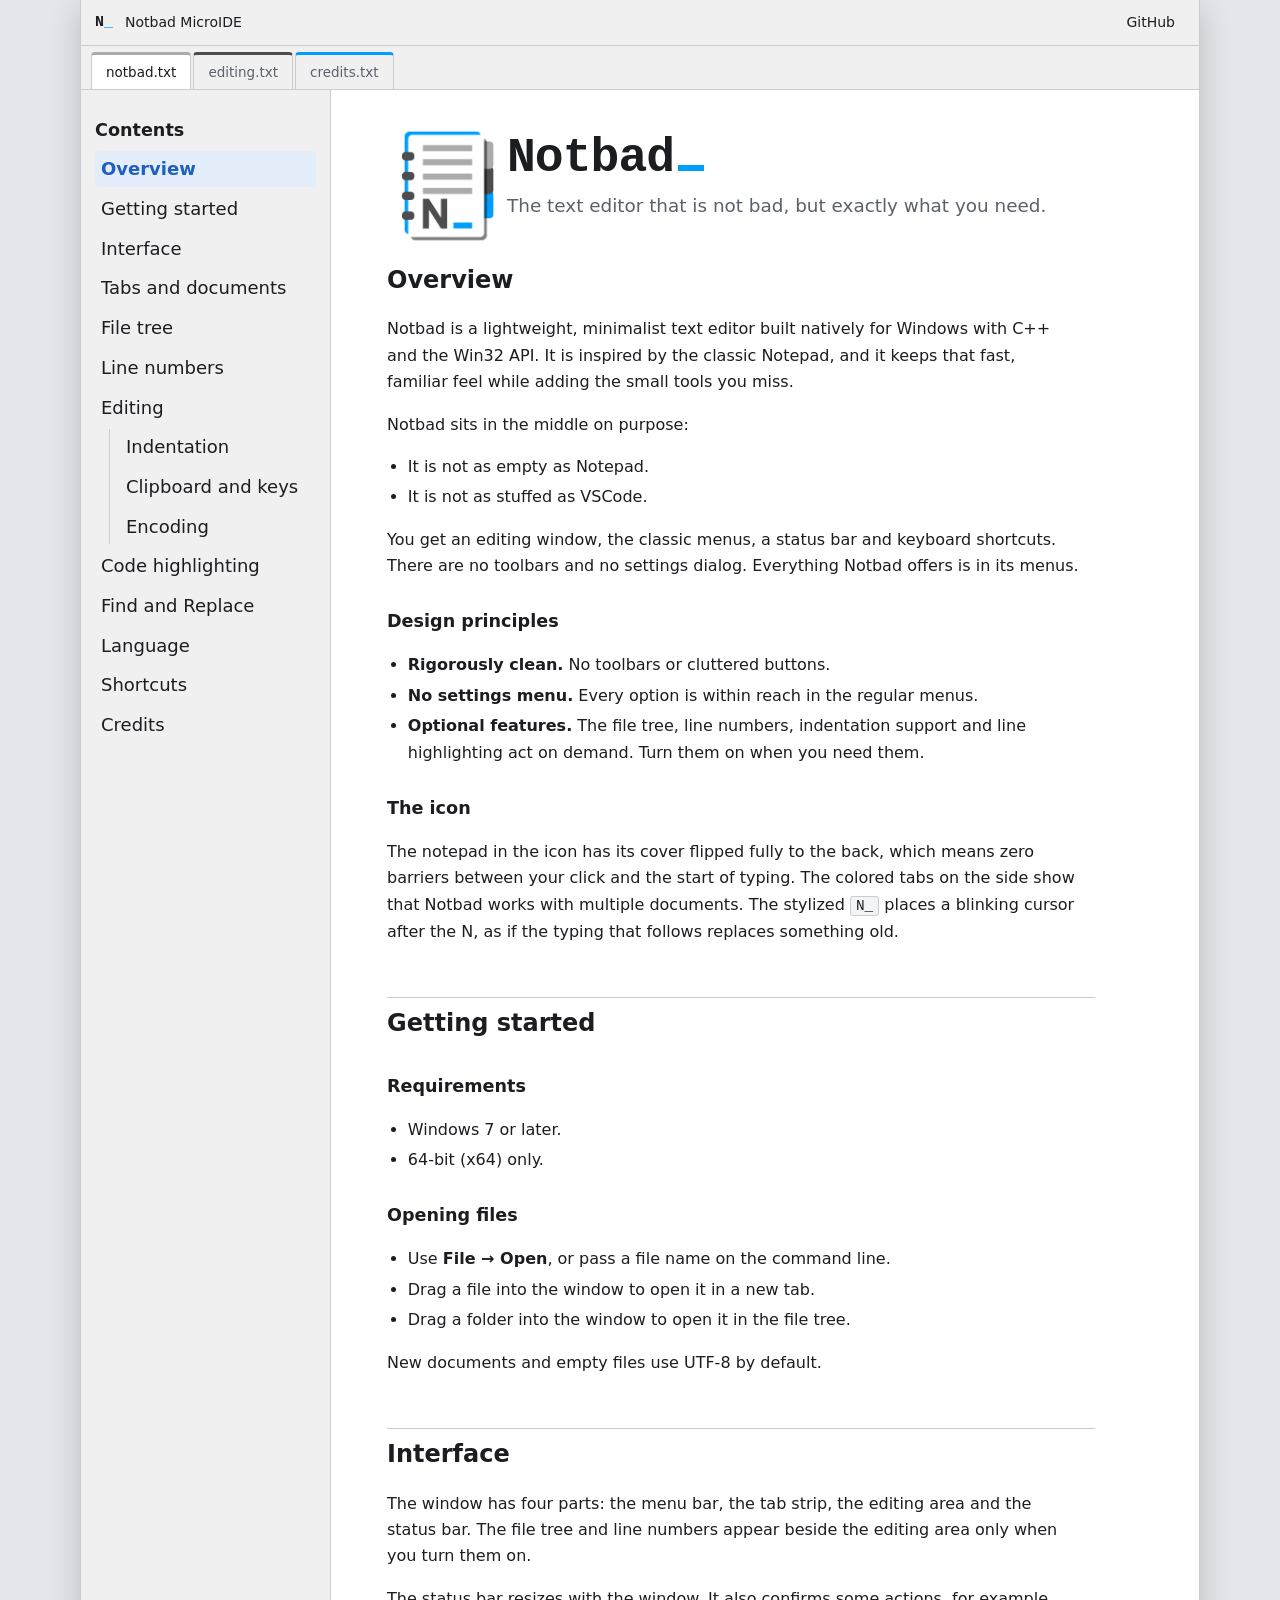
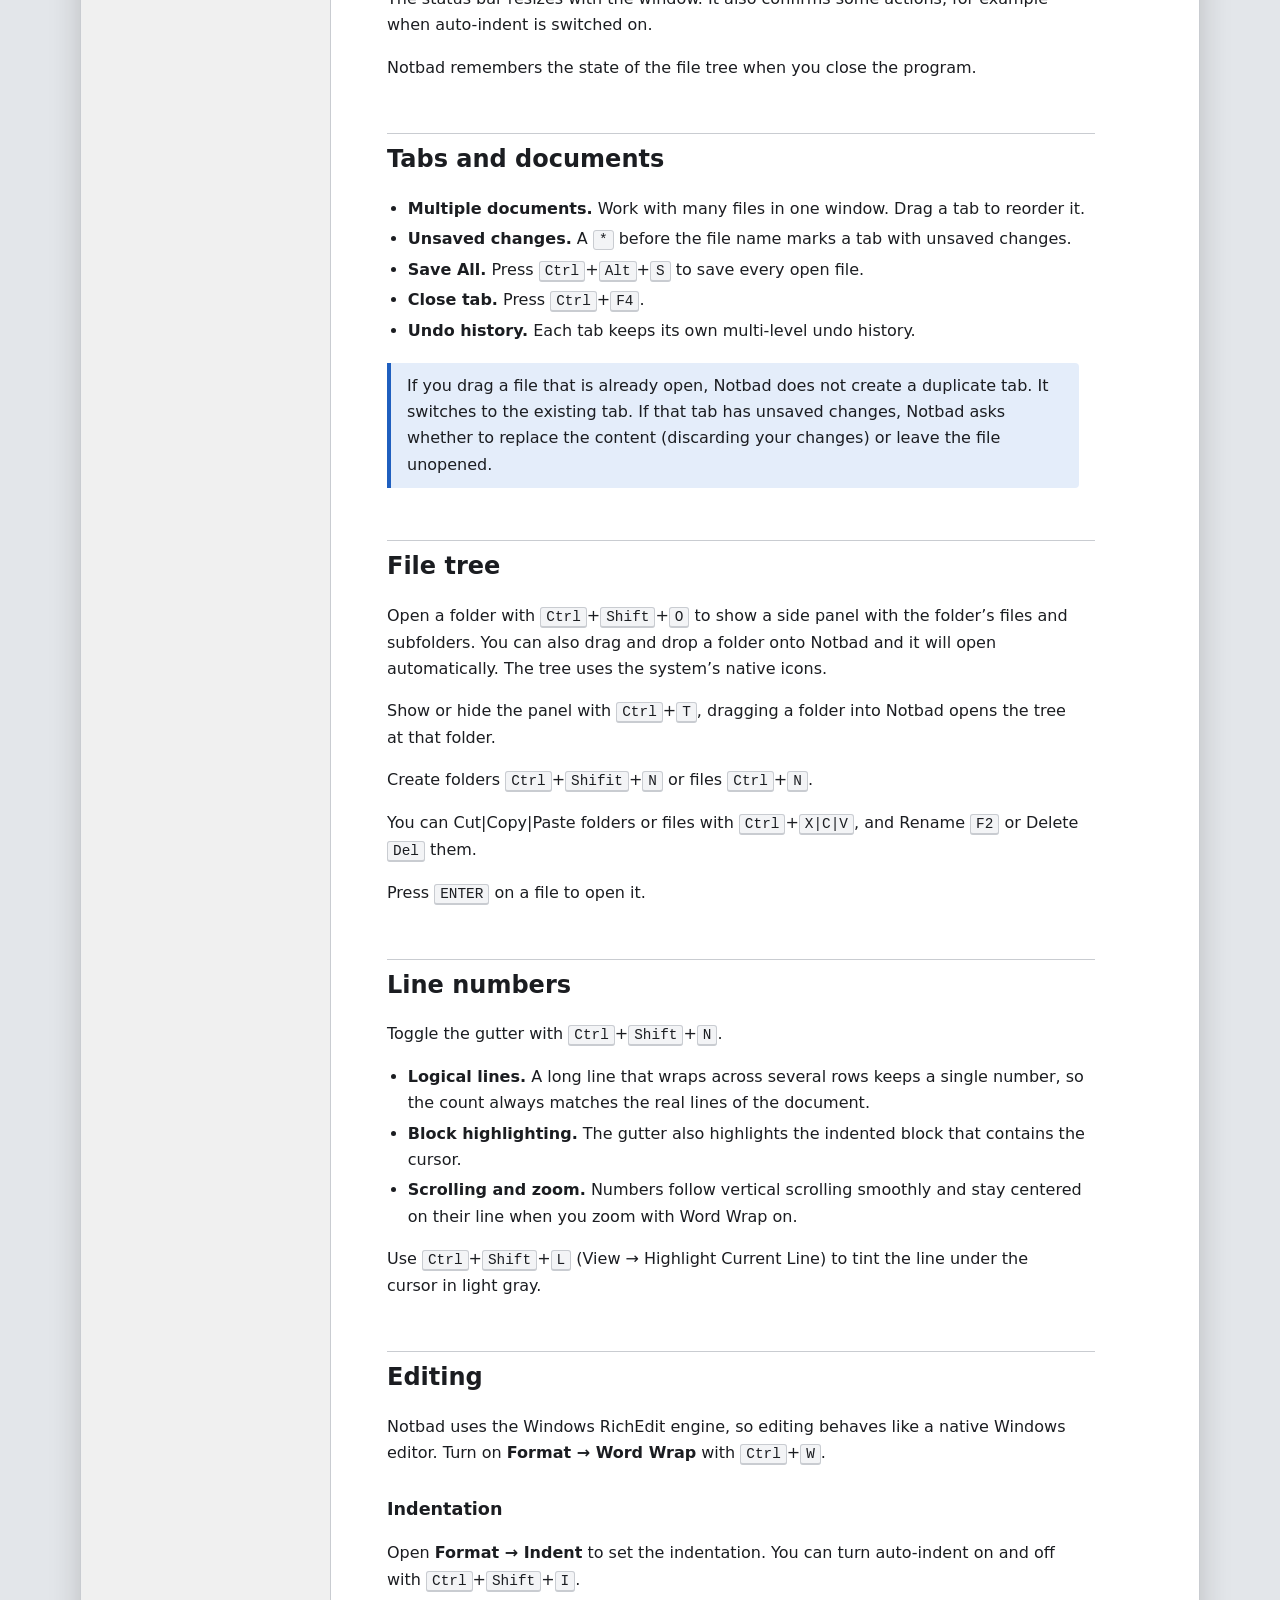
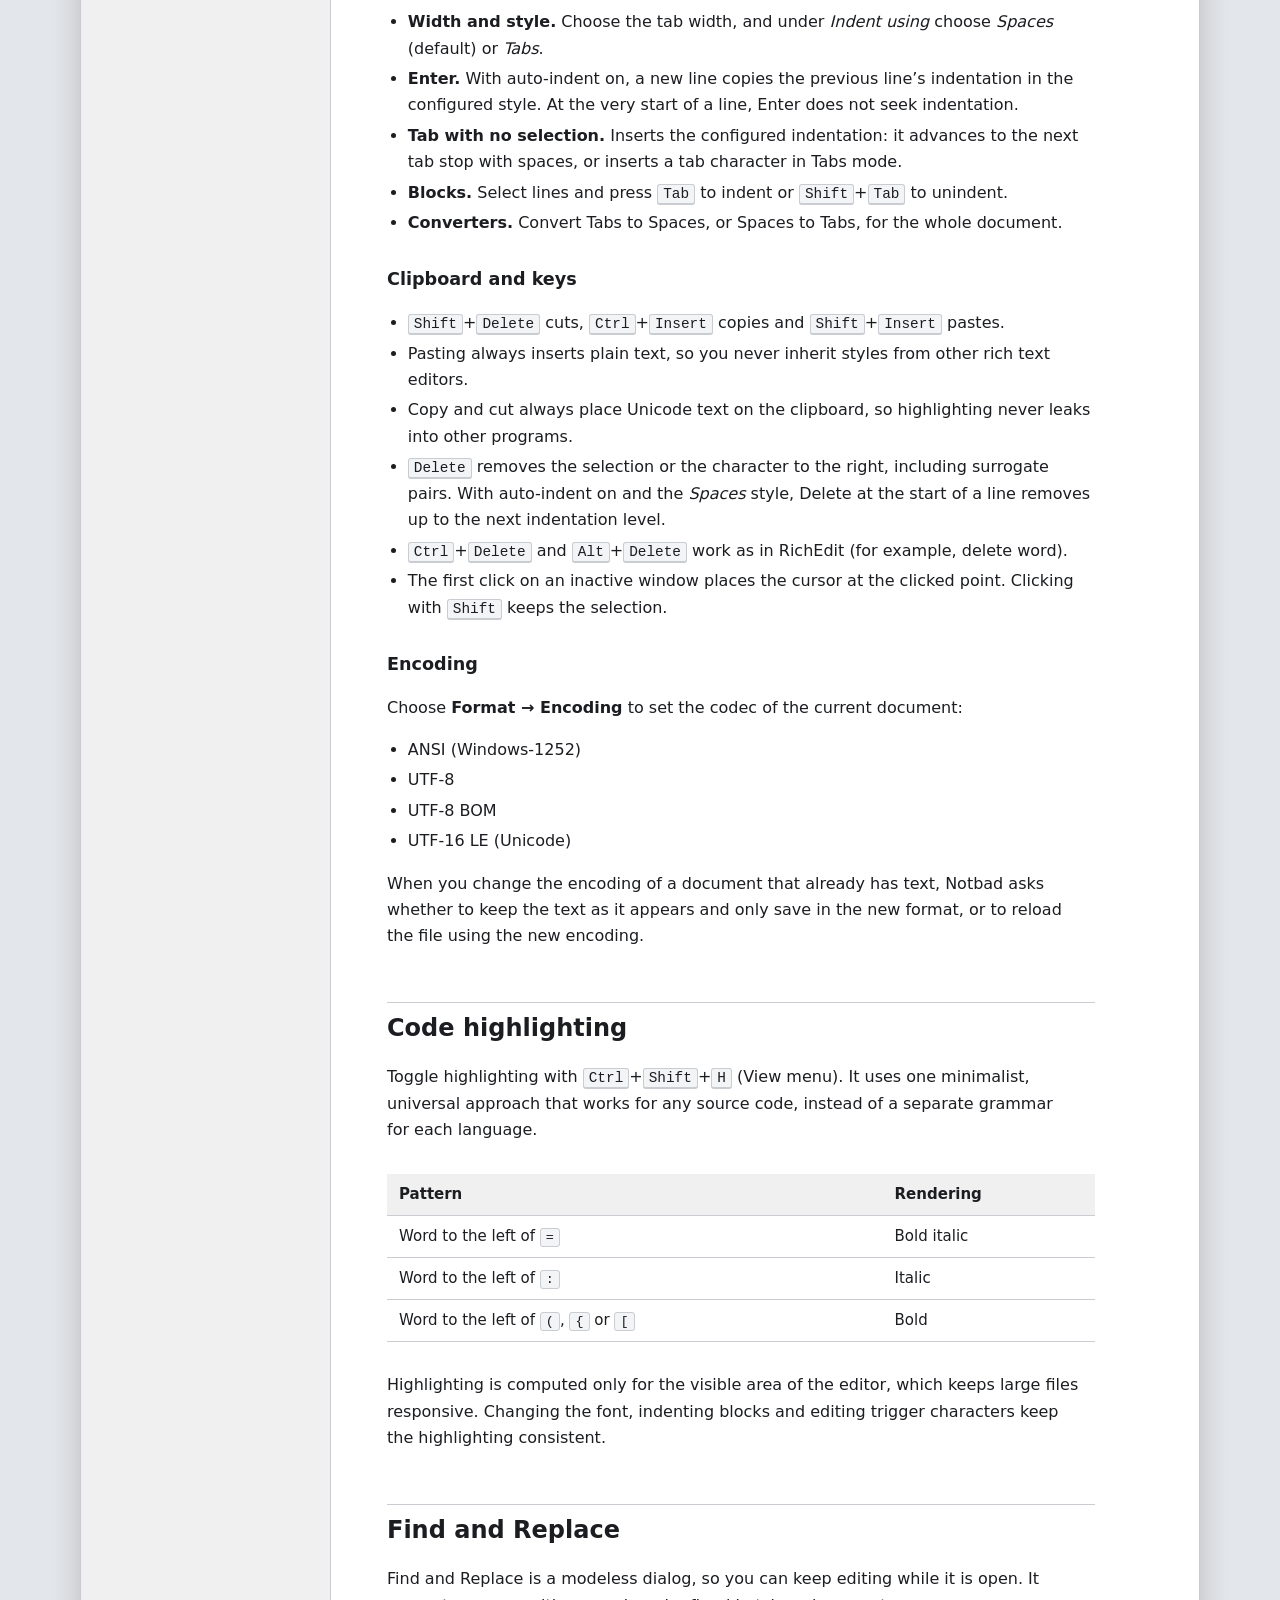
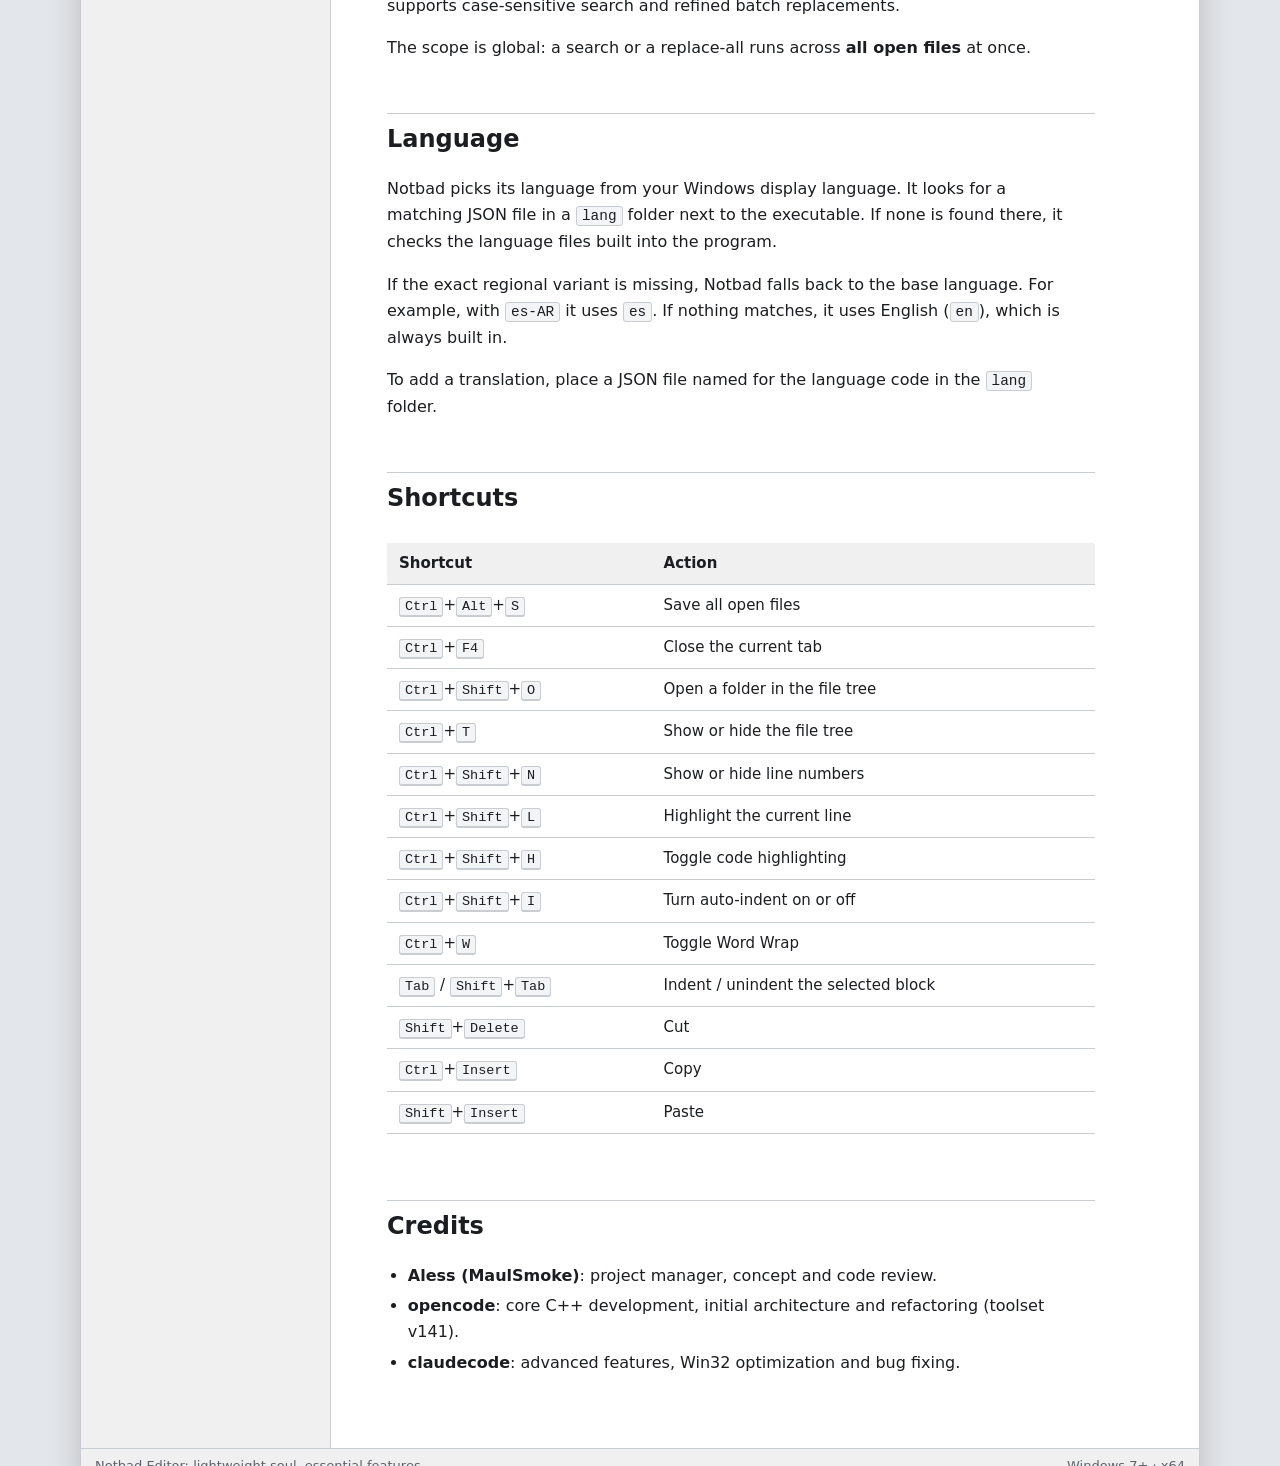
<file: docs/index.html>
<!DOCTYPE html>
<html lang="en">
<head>
  <meta charset="utf-8">
  <meta name="viewport" content="width=device-width, initial-scale=1">
  <title>Notbad MicroIDE</title>
  <meta name="description" content="User manual for Notbad, the lightweight native Windows text editor that is not bad, but exactly what you need.">
  <link rel="stylesheet" type="text/css" href="style.css" />
  <script>document.documentElement.className+=" js"</script>
</head>
<body>
<div class="window">
  <header class="topbar">
  <div class="titlebar">
    <button class="menu-btn" id="menuBtn" type="button" aria-label="Open menu" aria-expanded="false" aria-controls="toc"><span></span><span></span><span></span></button>
    <span class="logo">N<i>_</i></span><span>Notbad MicroIDE</span>
    <a class="gh" href="https://github.com/Aless-MaulSmoke/Notbad" target="_blank" rel="noopener">GitHub</a></div>
  <div class="tabs" aria-label="Quick links">
    <a href="#notbad" aria-current="page">notbad.txt</a>
    <a href="#editing">editing.txt</a>
    <a href="#credits">credits.txt</a>
  </div>
  </header>

  <div class="body">
    <nav class="tree" id="toc" aria-label="Table of contents">
      <p class="nav-title">Contents</p>
      <ul>
        <li><a href="#overview">Overview</a></li>
        <li><a href="#getting-started">Getting started</a></li>
        <li><a href="#interface">Interface</a></li>
        <li><a href="#tabs">Tabs and documents</a></li>
        <li><a href="#tree">File tree</a></li>
        <li><a href="#lines">Line numbers</a></li>
        <li><a href="#editing">Editing</a>
          <ul>
            <li><a href="#indentation">Indentation</a></li>
            <li><a href="#clipboard">Clipboard and keys</a></li>
            <li><a href="#encoding">Encoding</a></li>
          </ul>
        </li>
        <li><a href="#highlighting">Code highlighting</a></li>
        <li><a href="#find">Find and Replace</a></li>
        <li><a href="#language">Language</a></li>
        <li><a href="#shortcuts">Shortcuts</a></li>
        <li><a href="#credits">Credits</a></li>
      </ul>
    </nav>

    <main>
      <div id="notbad">
         <div>
            <img src="./images/notbad.png" alt="Notbad logo">
         </div>
         <div>
            <h1>Notbad<span class="cur" aria-hidden="true"></span></h1>
            <p class="lead">The text editor that is not bad, but exactly what you need.</p>
         </div>
      </div>

      <section id="overview">
        <h2 style="border-top:0;margin-top:0">Overview</h2>
        <p>Notbad is a lightweight, minimalist text editor built natively for Windows with C++ and the Win32 API. It is inspired by the classic Notepad, and it keeps that fast, familiar feel while adding the small tools you miss.</p>
        <p>Notbad sits in the middle on purpose:</p>
        <ul>
          <li>It is not as empty as Notepad.</li>
          <li>It is not as stuffed as VSCode.</li>
        </ul>
        <p>You get an editing window, the classic menus, a status bar and keyboard shortcuts. There are no toolbars and no settings dialog. Everything Notbad offers is in its menus.</p>

        <h3>Design principles</h3>
        <ul>
          <li><strong>Rigorously clean.</strong> No toolbars or cluttered buttons.</li>
          <li><strong>No settings menu.</strong> Every option is within reach in the regular menus.</li>
          <li><strong>Optional features.</strong> The file tree, line numbers, indentation support and line highlighting act on demand. Turn them on when you need them.</li>
        </ul>

        <h3>The icon</h3>
        <p>The notepad in the icon has its cover flipped fully to the back, which means zero barriers between your click and the start of typing. The colored tabs on the side show that Notbad works with multiple documents. The stylized <code>N_</code> places a blinking cursor after the N, as if the typing that follows replaces something old.</p>
      </section>

      <section id="getting-started">
        <h2>Getting started</h2>
        <h3>Requirements</h3>
        <ul>
          <li>Windows 7 or later.</li>
          <li>64-bit (x64) only.</li>
        </ul>
        <h3>Opening files</h3>
        <ul>
          <li>Use <strong>File &rarr; Open</strong>, or pass a file name on the command line.</li>
          <li>Drag a file into the window to open it in a new tab.</li>
          <li>Drag a folder into the window to open it in the file tree.</li>
        </ul>
        <p>New documents and empty files use UTF-8 by default.</p>
      </section>

      <section id="interface">
        <h2>Interface</h2>
        <p>The window has four parts: the menu bar, the tab strip, the editing area and the status bar. The file tree and line numbers appear beside the editing area only when you turn them on.</p>
        <p>The status bar resizes with the window. It also confirms some actions, for example when auto-indent is switched on.</p>
        <p>Notbad remembers the state of the file tree when you close the program.</p>
      </section>

      <section id="tabs">
        <h2>Tabs and documents</h2>
        <ul>
          <li><strong>Multiple documents.</strong> Work with many files in one window. Drag a tab to reorder it.</li>
          <li><strong>Unsaved changes.</strong> A <code>*</code> before the file name marks a tab with unsaved changes.</li>
          <li><strong>Save All.</strong> Press <kbd>Ctrl</kbd>+<kbd>Alt</kbd>+<kbd>S</kbd> to save every open file.</li>
          <li><strong>Close tab.</strong> Press <kbd>Ctrl</kbd>+<kbd>F4</kbd>.</li>
          <li><strong>Undo history.</strong> Each tab keeps its own multi-level undo history.</li>
        </ul>
        <div class="note"><p>If you drag a file that is already open, Notbad does not create a duplicate tab. It switches to the existing tab. If that tab has unsaved changes, Notbad asks whether to replace the content (discarding your changes) or leave the file unopened.</p></div>
      </section>

      <section id="tree">
        <h2>File tree</h2>
        <p>Open a folder with <kbd>Ctrl</kbd>+<kbd>Shift</kbd>+<kbd>O</kbd> to show a side panel with the folder’s files and subfolders. You can also drag and drop a folder onto Notbad and it will open automatically. The tree uses the system’s native icons.</p>
        <p>Show or hide the panel with <kbd>Ctrl</kbd>+<kbd>T</kbd>, dragging a folder into Notbad opens the tree at that folder.</p>
        <p>Create folders <kbd>Ctrl</kbd>+<kbd>Shifit</kbd>+<kbd>N</kbd> or files <kbd>Ctrl</kbd>+<kbd>N</kbd>.</p>
        <p>You can Cut|Copy|Paste folders or files with <kbd>Ctrl</kbd>+<kbd>X|C|V</kbd>, and Rename <kbd>F2</kbd> or Delete <kbd>Del</kbd> them.</p>
        <p>Press <kbd>ENTER</kbd> on a file to open it.</p>
      </section>

      <section id="lines">
        <h2>Line numbers</h2>
        <p>Toggle the gutter with <kbd>Ctrl</kbd>+<kbd>Shift</kbd>+<kbd>N</kbd>.</p>
        <ul>
          <li><strong>Logical lines.</strong> A long line that wraps across several rows keeps a single number, so the count always matches the real lines of the document.</li>
          <li><strong>Block highlighting.</strong> The gutter also highlights the indented block that contains the cursor.</li>
          <li><strong>Scrolling and zoom.</strong> Numbers follow vertical scrolling smoothly and stay centered on their line when you zoom with Word Wrap on.</li>
        </ul>
        <p>Use <kbd>Ctrl</kbd>+<kbd>Shift</kbd>+<kbd>L</kbd> (View &rarr; Highlight Current Line) to tint the line under the cursor in light gray.</p>
      </section>

      <section id="editing">
        <h2>Editing</h2>
        <p>Notbad uses the Windows RichEdit engine, so editing behaves like a native Windows editor. Turn on <strong>Format &rarr; Word Wrap</strong> with <kbd>Ctrl</kbd>+<kbd>W</kbd>.</p>

        <h3 id="indentation">Indentation</h3>
        <p>Open <strong>Format &rarr; Indent</strong> to set the indentation. You can turn auto-indent on and off with <kbd>Ctrl</kbd>+<kbd>Shift</kbd>+<kbd>I</kbd>.</p>
        <ul>
          <li><strong>Width and style.</strong> Choose the tab width, and under <em>Indent using</em> choose <em>Spaces</em> (default) or <em>Tabs</em>.</li>
          <li><strong>Enter.</strong> With auto-indent on, a new line copies the previous line’s indentation in the configured style. At the very start of a line, Enter does not seek indentation.</li>
          <li><strong>Tab with no selection.</strong> Inserts the configured indentation: it advances to the next tab stop with spaces, or inserts a tab character in Tabs mode.</li>
          <li><strong>Blocks.</strong> Select lines and press <kbd>Tab</kbd> to indent or <kbd>Shift</kbd>+<kbd>Tab</kbd> to unindent.</li>
          <li><strong>Converters.</strong> Convert Tabs to Spaces, or Spaces to Tabs, for the whole document.</li>
        </ul>

        <h3 id="clipboard">Clipboard and keys</h3>
        <ul>
          <li><kbd>Shift</kbd>+<kbd>Delete</kbd> cuts, <kbd>Ctrl</kbd>+<kbd>Insert</kbd> copies and <kbd>Shift</kbd>+<kbd>Insert</kbd> pastes.</li>
          <li>Pasting always inserts plain text, so you never inherit styles from other rich text editors.</li>
          <li>Copy and cut always place Unicode text on the clipboard, so highlighting never leaks into other programs.</li>
          <li><kbd>Delete</kbd> removes the selection or the character to the right, including surrogate pairs. With auto-indent on and the <em>Spaces</em> style, Delete at the start of a line removes up to the next indentation level.</li>
          <li><kbd>Ctrl</kbd>+<kbd>Delete</kbd> and <kbd>Alt</kbd>+<kbd>Delete</kbd> work as in RichEdit (for example, delete word).</li>
          <li>The first click on an inactive window places the cursor at the clicked point. Clicking with <kbd>Shift</kbd> keeps the selection.</li>
        </ul>

        <h3 id="encoding">Encoding</h3>
        <p>Choose <strong>Format &rarr; Encoding</strong> to set the codec of the current document:</p>
        <ul>
          <li>ANSI (Windows-1252)</li>
          <li>UTF-8</li>
          <li>UTF-8 BOM</li>
          <li>UTF-16 LE (Unicode)</li>
        </ul>
        <p>When you change the encoding of a document that already has text, Notbad asks whether to keep the text as it appears and only save in the new format, or to reload the file using the new encoding.</p>
      </section>

      <section id="highlighting">
        <h2>Code highlighting</h2>
        <p>Toggle highlighting with <kbd>Ctrl</kbd>+<kbd>Shift</kbd>+<kbd>H</kbd> (View menu). It uses one minimalist, universal approach that works for any source code, instead of a separate grammar for each language.</p>
        <div class="scroll">
        <table>
          <tr><th>Pattern</th><th>Rendering</th></tr>
          <tr><td>Word to the left of <code>=</code></td><td>Bold italic</td></tr>
          <tr><td>Word to the left of <code>:</code></td><td>Italic</td></tr>
          <tr><td>Word to the left of <code>(</code>, <code>{</code> or <code>[</code></td><td>Bold</td></tr>
        </table>
        </div>
        <p>Highlighting is computed only for the visible area of the editor, which keeps large files responsive. Changing the font, indenting blocks and editing trigger characters keep the highlighting consistent.</p>
      </section>

      <section id="find">
        <h2>Find and Replace</h2>
        <p>Find and Replace is a modeless dialog, so you can keep editing while it is open. It supports case-sensitive search and refined batch replacements.</p>
        <p>The scope is global: a search or a replace-all runs across <strong>all open files</strong> at once.</p>
      </section>

      <section id="language">
        <h2>Language</h2>
        <p>Notbad picks its language from your Windows display language. It looks for a matching JSON file in a <code>lang</code> folder next to the executable. If none is found there, it checks the language files built into the program.</p>
        <p>If the exact regional variant is missing, Notbad falls back to the base language. For example, with <code>es-AR</code> it uses <code>es</code>. If nothing matches, it uses English (<code>en</code>), which is always built in.</p>
        <p>To add a translation, place a JSON file named for the language code in the <code>lang</code> folder.</p>
      </section>

      <section id="shortcuts">
        <h2>Shortcuts</h2>
        <div class="scroll">
        <table>
          <tr><th>Shortcut</th><th>Action</th></tr>
          <tr><td><kbd>Ctrl</kbd>+<kbd>Alt</kbd>+<kbd>S</kbd></td><td>Save all open files</td></tr>
          <tr><td><kbd>Ctrl</kbd>+<kbd>F4</kbd></td><td>Close the current tab</td></tr>
          <tr><td><kbd>Ctrl</kbd>+<kbd>Shift</kbd>+<kbd>O</kbd></td><td>Open a folder in the file tree</td></tr>
          <tr><td><kbd>Ctrl</kbd>+<kbd>T</kbd></td><td>Show or hide the file tree</td></tr>
          <tr><td><kbd>Ctrl</kbd>+<kbd>Shift</kbd>+<kbd>N</kbd></td><td>Show or hide line numbers</td></tr>
          <tr><td><kbd>Ctrl</kbd>+<kbd>Shift</kbd>+<kbd>L</kbd></td><td>Highlight the current line</td></tr>
          <tr><td><kbd>Ctrl</kbd>+<kbd>Shift</kbd>+<kbd>H</kbd></td><td>Toggle code highlighting</td></tr>
          <tr><td><kbd>Ctrl</kbd>+<kbd>Shift</kbd>+<kbd>I</kbd></td><td>Turn auto-indent on or off</td></tr>
          <tr><td><kbd>Ctrl</kbd>+<kbd>W</kbd></td><td>Toggle Word Wrap</td></tr>
          <tr><td><kbd>Tab</kbd> / <kbd>Shift</kbd>+<kbd>Tab</kbd></td><td>Indent / unindent the selected block</td></tr>
          <tr><td><kbd>Shift</kbd>+<kbd>Delete</kbd></td><td>Cut</td></tr>
          <tr><td><kbd>Ctrl</kbd>+<kbd>Insert</kbd></td><td>Copy</td></tr>
          <tr><td><kbd>Shift</kbd>+<kbd>Insert</kbd></td><td>Paste</td></tr>
        </table>
        </div>
      </section>

      <section id="credits">
        <h2>Credits</h2>
        <ul>
          <li><strong>Aless (MaulSmoke)</strong>: project manager, concept and code review.</li>
          <li><strong>opencode</strong>: core C++ development, initial architecture and refactoring (toolset v141).</li>
          <li><strong>claudecode</strong>: advanced features, Win32 optimization and bug fixing.</li>
        </ul>
      </section>
    </main>
  </div>

  <div class="status"><span>Notbad Editor: lightweight soul, essential features.</span><span>Windows 7+ &middot; x64</span></div>
</div>

<script type="text/javascript" src="./script.js"></script>
  
</body>
</html>
</file>
<file: docs/style.css>
:root{
  --desk:#e3e6ea; --win:#f0f0f0; --paper:#ffffff; --ink:#1b1d21; --muted:#5b616b;
  --line:#c9ccd1; --accent:#1f5fbf; --accent-soft:#e4edfa; --code:#f3f4f6;
  --logo-blue:#009eff; --tab1:#ababab; --tab2:#4d4d4d; --tab3:#009eff;
  --mono:Consolas,"Cascadia Mono","SFMono-Regular",Menlo,monospace;
  --sans:"Segoe UI",system-ui,-apple-system,Roboto,"Helvetica Neue",Arial,sans-serif;
}

* {
  box-sizing:border-box;
}

html {
  scroll-behavior:smooth;
  scroll-padding-top:calc(var(--topbar-h,90px) + 16px);
}

body {
  margin:0;
  background:var(--desk);
  color:var(--ink);
  font:16px/1.65 var(--sans);
}

a {
  color:var(--accent);
}

:focus-visible {
  outline:2px solid var(--accent);
  outline-offset:2px;
}

@media (prefers-reduced-motion:reduce) {
  html {
   scroll-behavior:auto;
  }
}

.window {
  max-width:1120px;
  margin:0 auto;
  background:var(--win);
  border:1px solid var(--line);
  border-width:0 1px;
  border-radius:0;
  box-shadow:0 8px 30px rgba(0,0,0,.18);
}

.topbar {
  position:sticky;
  top:0;
  z-index:200;
  background:var(--win);
}

.titlebar {
  display:flex;
  align-items:center;
  gap:12px;
  padding:8px 14px;
  font-size:14px;
  border-bottom:1px solid var(--line);
}

.logo {
  font:700 15px var(--mono);
  color:var(--ink)
}

.gh {
  margin-left:auto;
  padding:3px 10px;
  border-radius:3px;
  color:var(--ink);
  text-decoration:none;
}

.gh:hover{
  background:var(--accent-soft);
  color:var(--accent);
}

.logo i {
  font-style:normal;
  color:var(--logo-blue);
}

.tabs {
  display:flex;
  gap:2px;
  padding:6px 10px 0;
  border-bottom:1px solid var(--line);
  overflow-x:auto;
}

.tabs a {
  display:block;
  padding:6px 14px;
  font-size:13.5px;
  text-decoration:none;
  color:var(--muted);
  border:1px solid var(--line);
  border-bottom:0;
  border-radius:4px 4px 0 0;
  border-top:3px solid var(--c);
  white-space:nowrap;
}

.tabs a:nth-child(1) {
  --c:var(--tab1)}.tabs a:nth-child(2){--c:var(--tab2)}.tabs a:nth-child(3){--c:var(--tab3);
}

.tabs a[aria-current] {
  background:var(--paper);
  color:var(--ink);
  border-color:var(--line);
  border-top-color:var(--c);
}

.body {
  display:grid;
  grid-template-columns:250px minmax(0,1fr);
  background:var(--paper);
}

nav.tree{background:var(--win);border-right:1px solid var(--line);padding:18px 14px;font-size:18px;}
nav.tree p{margin:0 0 6px;color:var(--muted);font-size:13px}
nav.tree ul{list-style:none;margin:0;padding:0}
nav.tree ul ul{margin-left:14px;border-left:1px solid var(--line);padding-left:10px}
nav.tree a{display:block;padding:3px 6px;border-radius:3px;color:var(--ink);text-decoration:none}
nav.tree a:hover{background:var(--accent-soft)}
nav.tree a.on{background:var(--accent-soft);color:var(--accent);font-weight:600}

main {
  padding:36px clamp(20px,5vw,56px) 56px;
  max-width:820px;
}

main img{
  width:200px;
}

#notbad {
  display: grid;
  grid-template-columns: 120px 1fr;
  align-items: center; 
}

#notbad img {
  width: 100%;
}

h1 {
  font:700 clamp(2rem,5vw,3rem)/1.1 var(--mono);
  margin:0 0 6px;
  letter-spacing:-.02em;
}

h1 .cur {
  display:inline-block;
  width:.55em;
  height:.12em;
  background:var(--logo-blue);
  margin-left:.08em;
  vertical-align:baseline;
  animation:blink 1.1s steps(1) infinite;
}

@keyframes blink{50%{opacity:0}}
@media (prefers-reduced-motion:reduce){h1 .cur{animation:none}}

.lead {
  font-size:1.15rem;
  color:var(--muted);
  margin:0 0 28px;
  max-width:60ch;
}

h2 {
  font-size:1.5rem;
  margin:52px 0 10px;
  padding-top:6px;
  border-top:1px solid var(--line);
}

h3 {
  font-size:1.1rem;
  margin:28px 0 6px;
}

p,li {
  max-width:68ch;
}

ul,ol {
  padding-left:1.3em;
}

li {
  margin:4px 0;
}

code,kbd {
  font-family:var(--mono);
  font-size:.9em;
  background:var(--code);
  border:1px solid var(--line);
  border-radius:3px;
  padding:1px 5px;
}

kbd {
  border-bottom-width:2px;
  white-space:nowrap;
}

.note {
  background:var(--accent-soft);
  border-left:4px solid var(--accent);
  padding:10px 16px;
  margin:18px 0;
  border-radius:0 4px 4px 0;
  max-width:68ch;
}

.note p {
  margin:0;
}

table {
  border-collapse:collapse;
  width:100%;
  font-size:15px;
  margin:14px 0;
}

th,td {
  text-align:left;
  padding:8px 12px;
  border-bottom:1px solid var(--line);
  vertical-align:top;
}

th {
  background:var(--win);
  font-weight:600;
}

.scroll {
  overflow-x:auto;
}

.status {
  display:flex;
  justify-content:space-between;
  gap:16px;
  flex-wrap:wrap;
  padding:6px 14px;
  font-size:13px;
  color:var(--muted);
  border-top:1px solid var(--line);
}

.menu-btn{display:none;width:36px;height:36px;padding:0;border:0;border-radius:4px;background:transparent;cursor:pointer;position:relative;flex:none}
.menu-btn:hover{background:var(--accent-soft)}
.menu-btn span{position:absolute;left:8px;right:8px;height:2px;background:var(--ink);border-radius:2px;transition:transform .2s,opacity .2s,top .2s}
.menu-btn span:nth-child(1){top:11px}
.menu-btn span:nth-child(2){top:17px}
.menu-btn span:nth-child(3){top:23px}
.menu-btn[aria-expanded="true"] span:nth-child(1){top:17px;transform:rotate(45deg)}
.menu-btn[aria-expanded="true"] span:nth-child(2){opacity:0}
.menu-btn[aria-expanded="true"] span:nth-child(3){top:17px;transform:rotate(-45deg)}
@media (prefers-reduced-motion:reduce){.menu-btn span{transition:none}}
nav.tree .nav-title{margin:8px 0 6px;font-size:1.1rem;font-weight:600;color:var(--ink)}
nav.tree img{display:block;max-width:100%;height:auto}

@media (max-width:760px){
 .window{margin:0;border-radius:0;border-left:0;border-right:0}
 .titlebar{min-height:52px}
 .menu-btn{display:block}
 .body{grid-template-columns:1fr}
 nav.tree{position:static;max-height:none;border-right:0;border-bottom:1px solid var(--line)}
 .js nav.tree{position:fixed;top:0;left:0;bottom:auto;width:70%;max-width:320px;height:100vh;height:100dvh;z-index:100;max-height:none;border:0;border-right:1px solid var(--line);padding:calc(var(--topbar-h,96px) + 16px) 16px calc(40px + env(safe-area-inset-bottom,0px));overflow-y:auto;overscroll-behavior:contain;-webkit-overflow-scrolling:touch;font-size:17px;line-height:1.3;transform:translateX(-100%);visibility:hidden;transition:transform .25s ease,visibility 0s linear .25s}
 .js nav.tree.open{transform:none;visibility:visible;box-shadow:4px 0 20px rgba(0,0,0,.25);transition:transform .25s ease,visibility 0s}
 body::after{content:"";position:fixed;inset:0;z-index:90;background:rgba(0,0,0,.4);opacity:0;pointer-events:none;transition:opacity .25s ease}
 body.menu-open::after{opacity:1;pointer-events:auto}
 @media (prefers-reduced-motion:reduce){.js nav.tree,.js nav.tree.open,body::after{transition:none}}
 .js nav.tree li{margin:0}
 .js nav.tree a{padding:8px}
 .js nav.tree ul ul{margin-left:18px}
 .js nav.tree img{margin:0 auto 12px;width:140px}
 body.menu-open{overflow:hidden}
}
</file>
